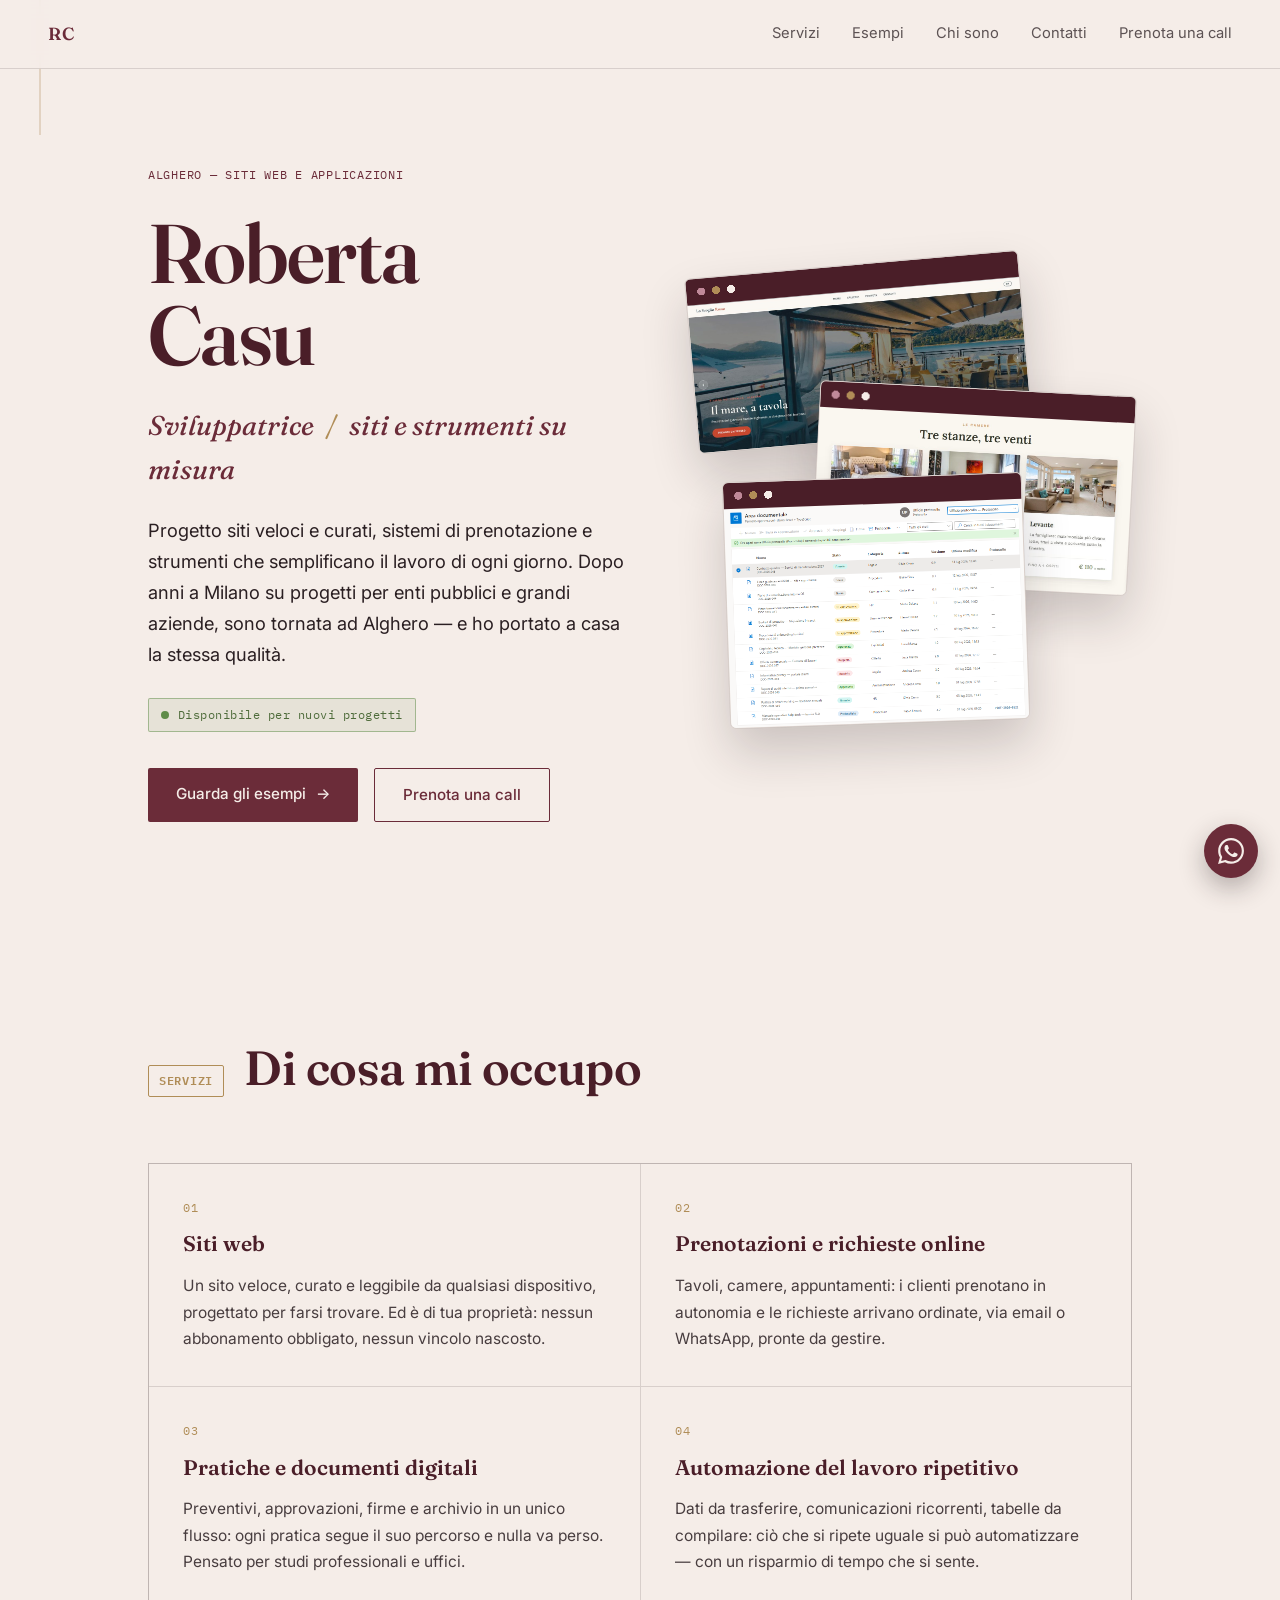
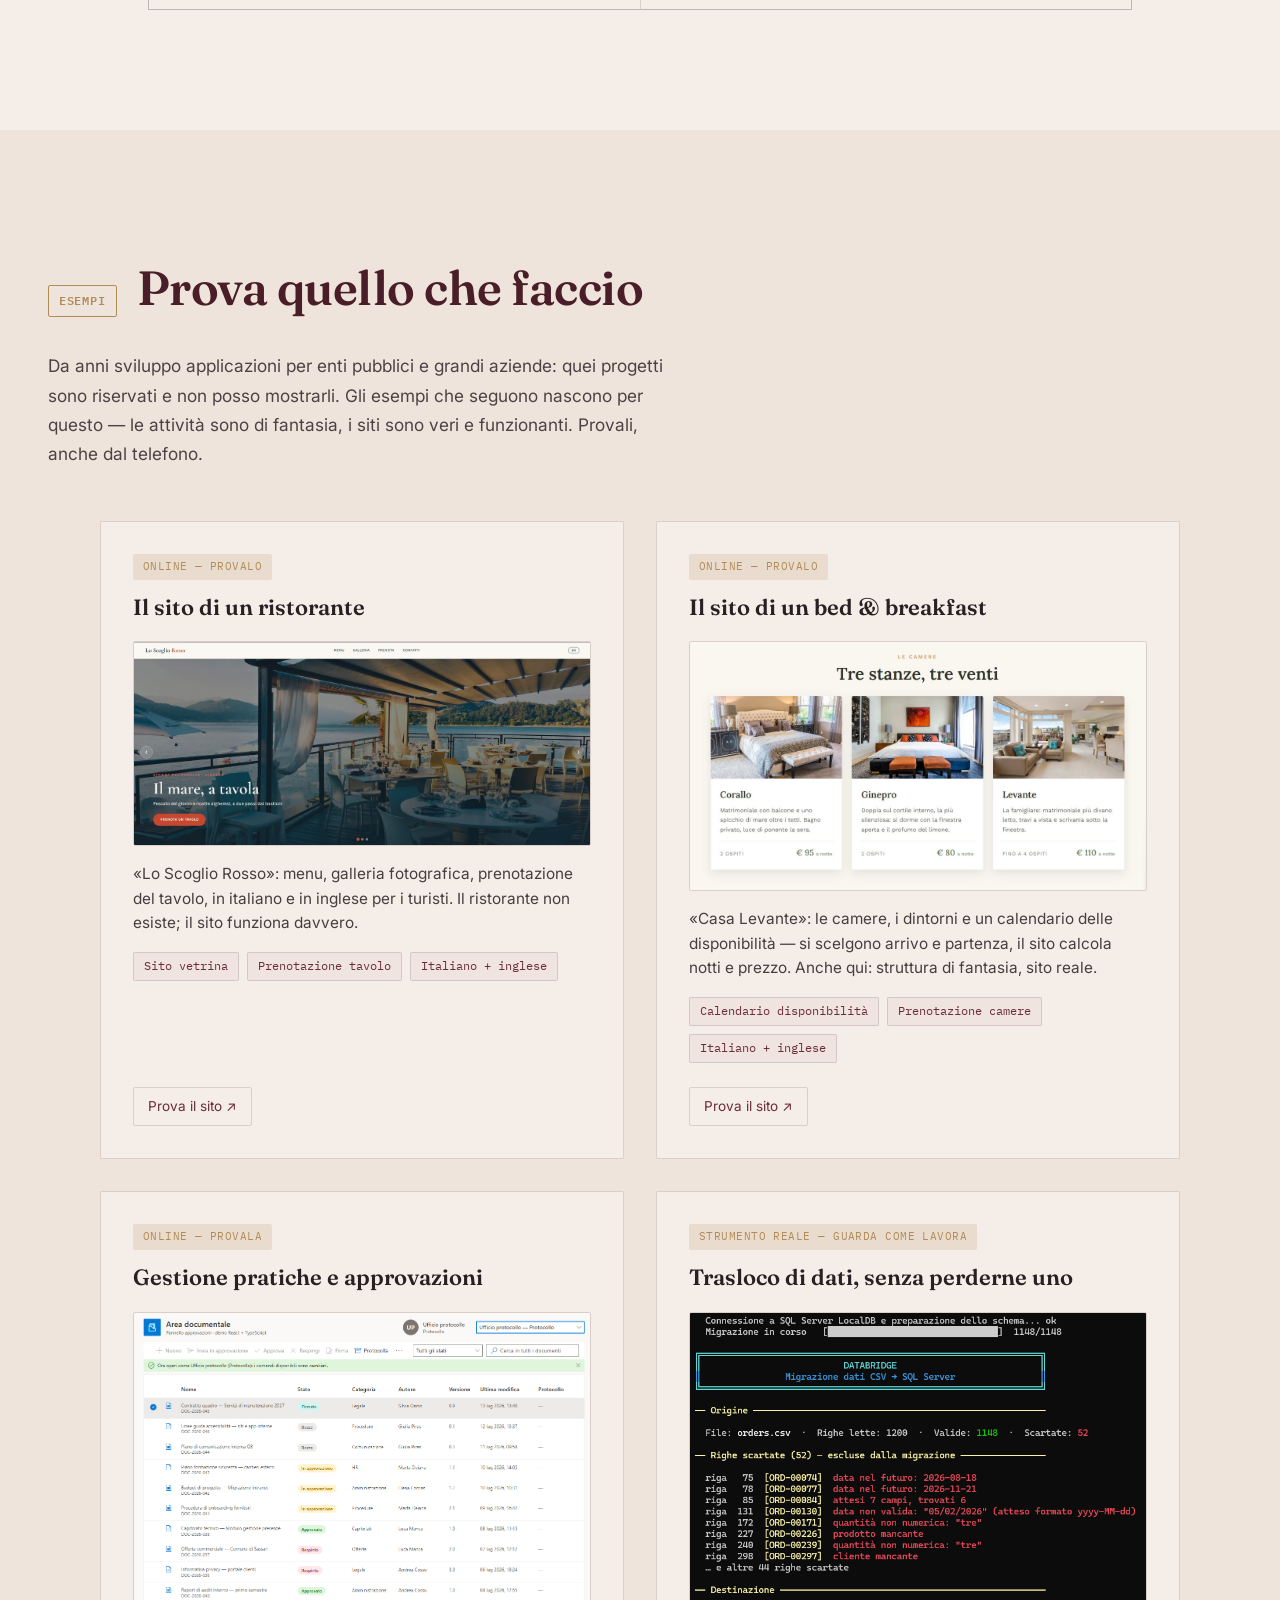
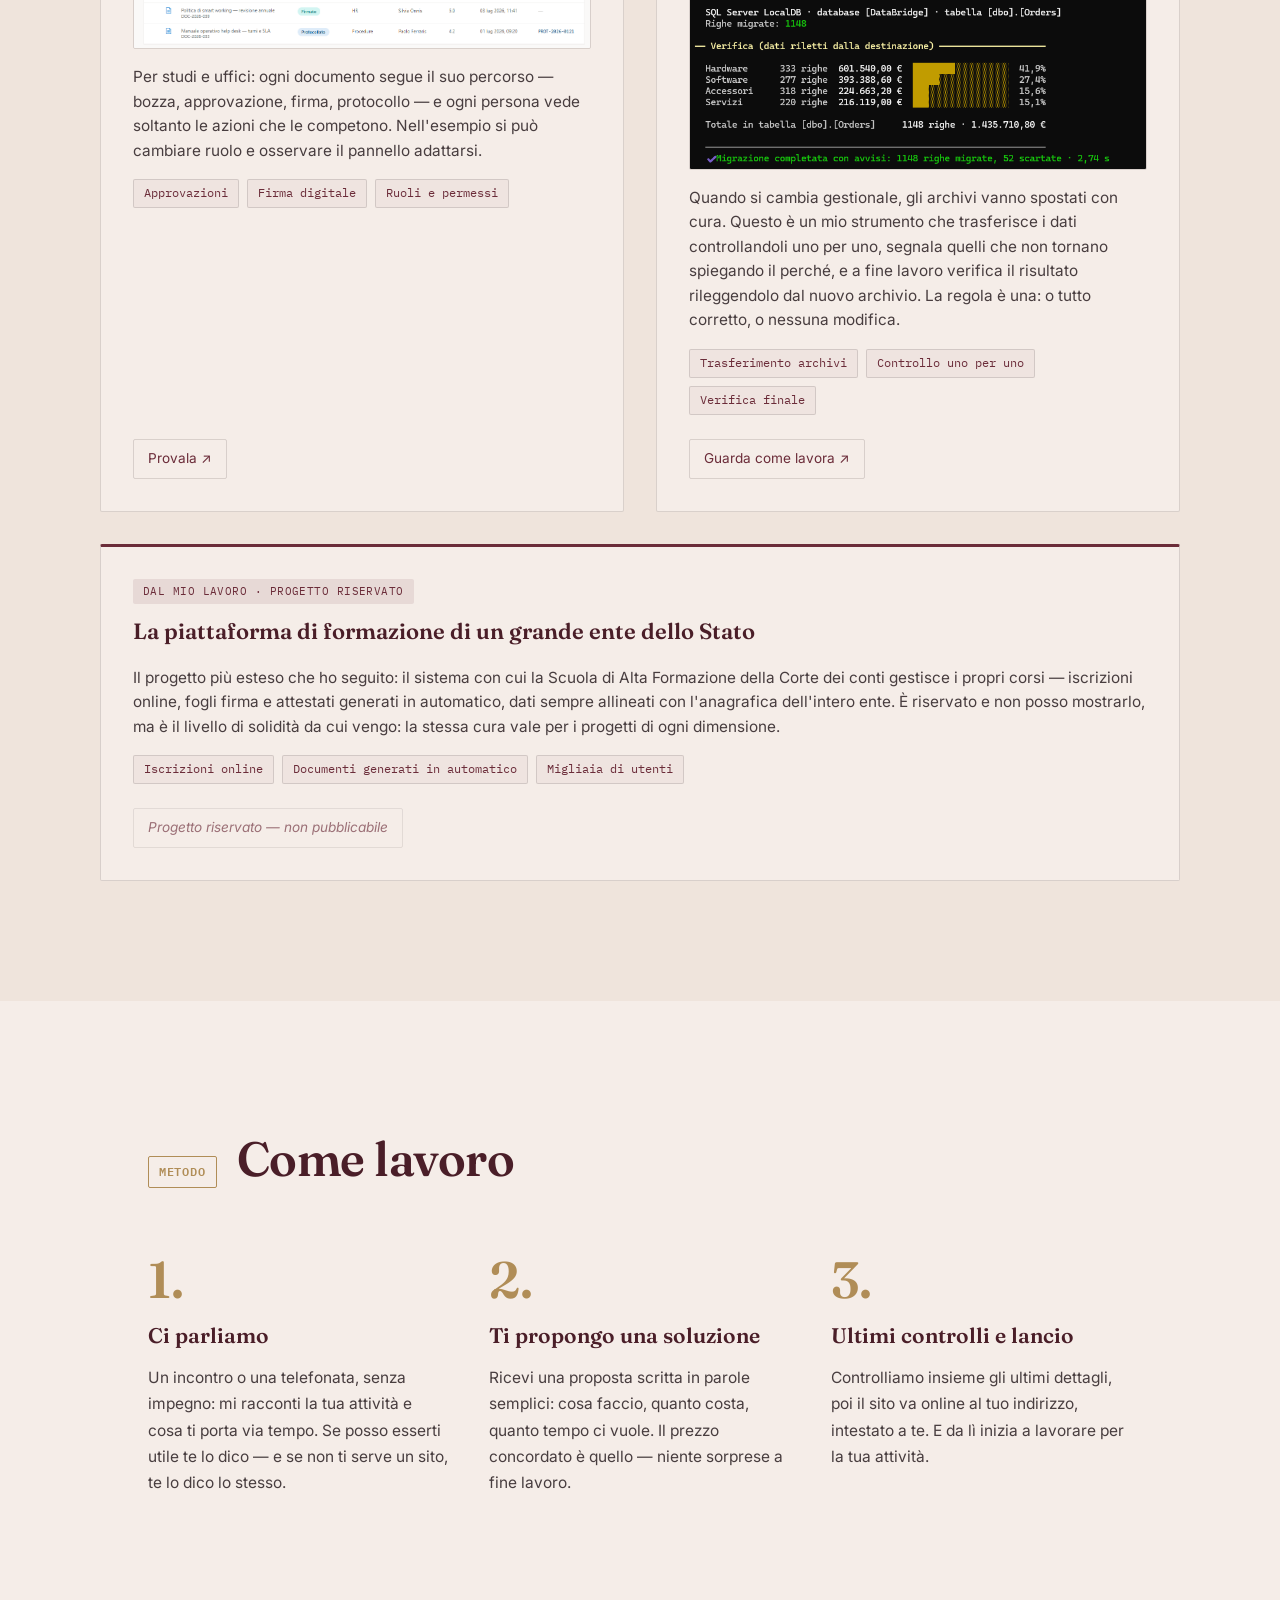
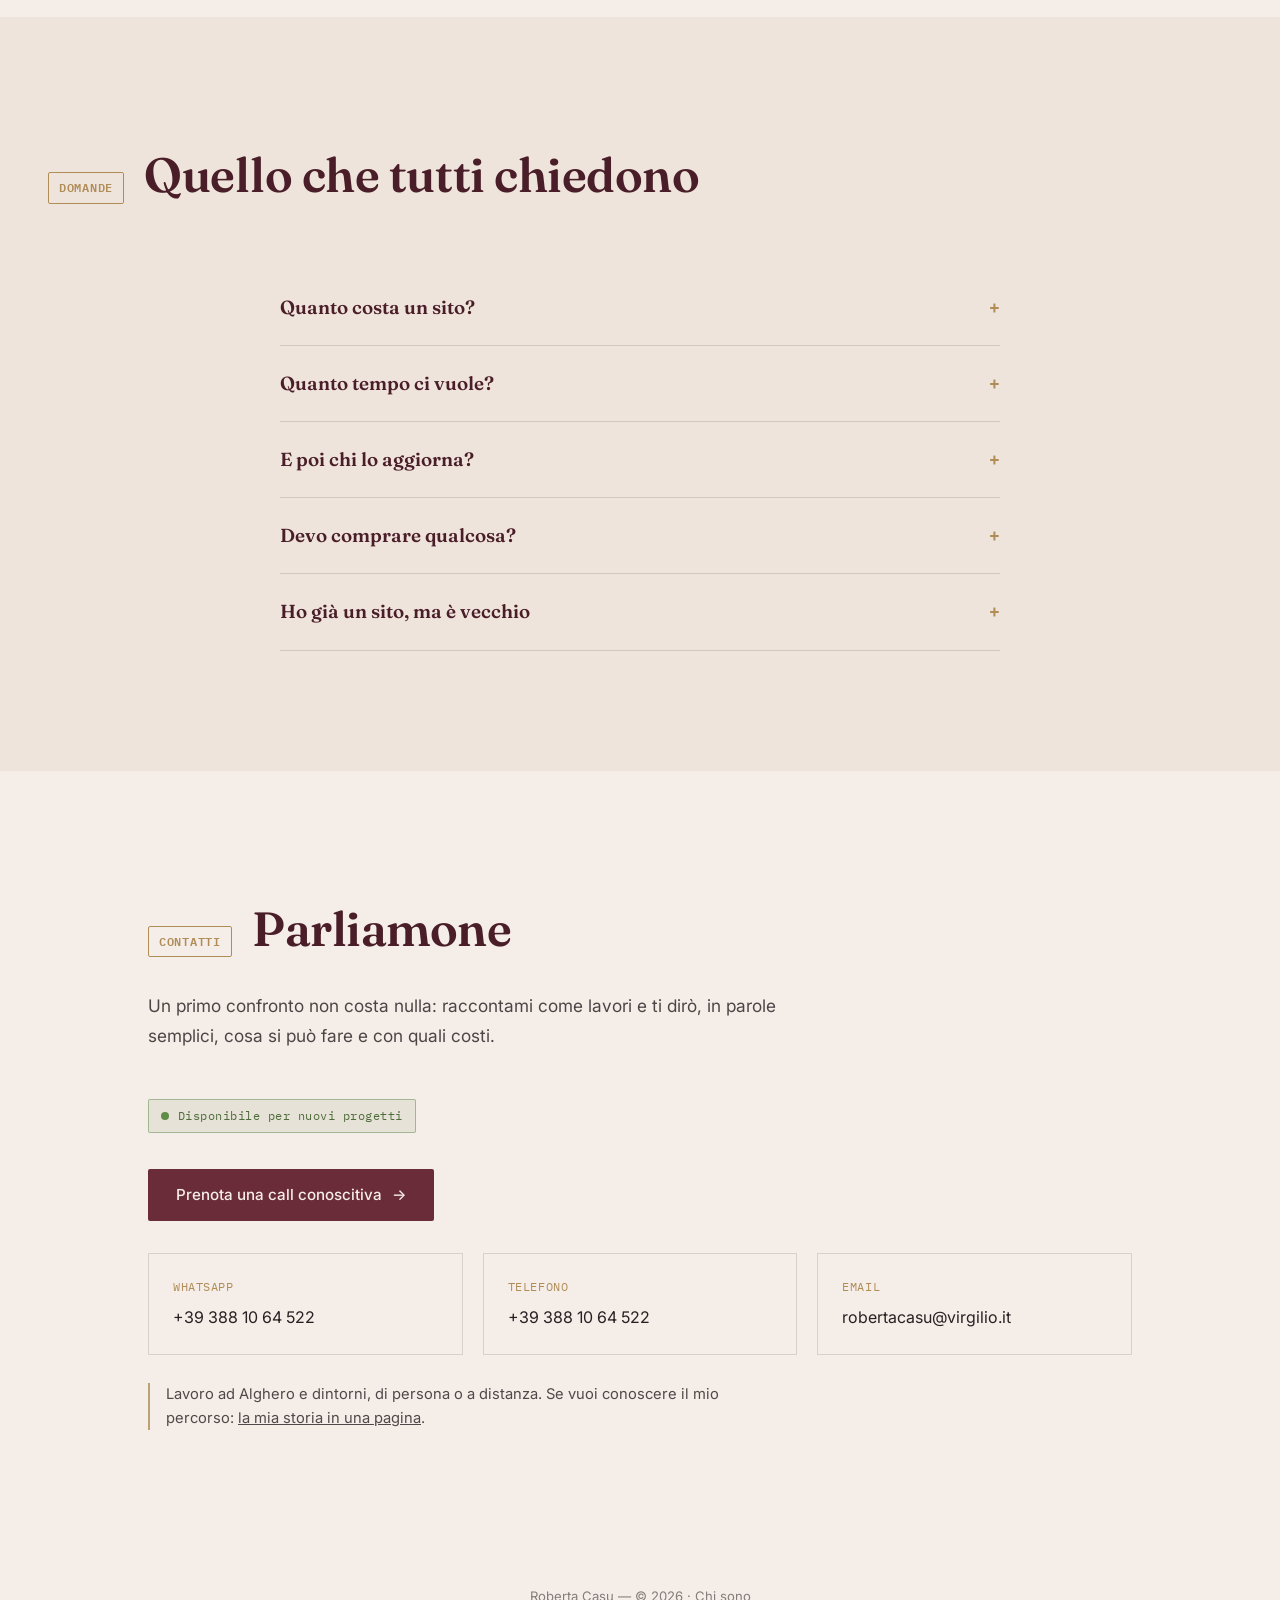
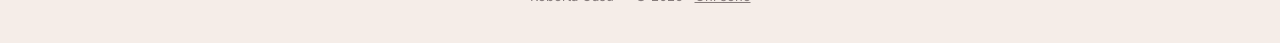
<file: index.html>
<!DOCTYPE html>
<html lang="it">
<head>
<meta charset="UTF-8">
<meta name="viewport" content="width=device-width, initial-scale=1.0">
<title>Roberta Casu — Siti web e applicazioni · Alghero</title>
<meta name="description" content="Siti web, prenotazioni online e strumenti digitali per attività e studi professionali di Alghero e dintorni. Roberta Casu, sviluppatrice.">
<meta name="theme-color" content="#6B2C39">
<meta property="og:title" content="Roberta Casu — Siti web e applicazioni · Alghero">
<meta property="og:description" content="Siti veloci e curati, prenotazioni online e automazioni per attività e studi professionali. Guarda gli esempi direttamente sul sito.">
<meta property="og:type" content="website">
<meta property="og:locale" content="it_IT">
<meta property="og:url" content="https://robertacasu90.github.io/">
<meta property="og:image" content="https://robertacasu90.github.io/assets/scoglio-rosso.jpg">
<meta name="twitter:card" content="summary_large_image">
<link rel="canonical" href="https://robertacasu90.github.io/">
<link rel="icon" type="image/svg+xml" href="favicon.svg">
<link rel="preconnect" href="https://fonts.googleapis.com">
<link rel="preconnect" href="https://fonts.gstatic.com" crossorigin>
<link href="https://fonts.googleapis.com/css2?family=Fraunces:ital,opsz,wght@0,9..144,300;0,9..144,450;0,9..144,600;1,9..144,450&family=Inter:wght@400;500;600;700&family=IBM+Plex+Mono:wght@400;500&display=swap" rel="stylesheet">
<link rel="stylesheet" href="styles.css">
</head>
<body>

<div class="thread" aria-hidden="true"><svg width="100%" height="100%" preserveAspectRatio="none"><line id="thread-line" x1="0" y1="0" x2="0" y2="0" /></svg></div>

<header class="topbar">
  <span class="topbar-mark">RC</span>
  <nav class="topbar-nav">
    <a href="#servizi">Servizi</a>
    <a href="#progetti">Esempi</a>
    <a href="chi-sono.html">Chi sono</a>
    <a href="#contatti">Contatti</a>
    <a href="prenota-call.html">Prenota una call</a>
  </nav>
</header>

<main>

  <section class="hero hero--split" id="top">
    <div class="hero-text">
      <div class="hero-eyebrow">Alghero — siti web e applicazioni</div>
      <h1 class="hero-name">Roberta<br>Casu</h1>
      <p class="hero-role">Sviluppatrice <span class="hero-role-sep">/</span> siti e strumenti su misura</p>
      <p class="hero-lede">Progetto siti veloci e curati, sistemi di prenotazione e strumenti che semplificano il lavoro di ogni giorno. Dopo anni a Milano su progetti per enti pubblici e grandi aziende, sono tornata ad Alghero — e ho portato a casa la stessa qualità.</p>
      <p class="hero-badge hero-badge--avail"><span class="avail-dot"></span>Disponibile per nuovi progetti</p>
      <div class="hero-actions">
        <a href="#progetti" class="btn btn-primary btn-arrow">Guarda gli esempi</a>
        <a href="prenota-call.html" class="btn btn-ghost">Prenota una call</a>
      </div>
    </div>
    <div class="hero-visual">
      <div class="hv hv--1">
        <a class="hv-card" href="https://robertacasu90.github.io/scoglio-rosso/" target="_blank" rel="noopener" title="Esempio — Lo Scoglio Rosso">
          <img src="assets/scoglio-rosso.jpg" alt="Anteprima del sito di esempio di un ristorante">
        </a>
      </div>
      <div class="hv hv--2">
        <a class="hv-card" href="https://robertacasu90.github.io/casa-levante/" target="_blank" rel="noopener" title="Esempio — Casa Levante">
          <img src="assets/casa-levante.jpg" alt="Anteprima del sito di esempio di un bed and breakfast">
        </a>
      </div>
      <div class="hv hv--3">
        <a class="hv-card" href="https://robertacasu90.github.io/approval-dashboard/" target="_blank" rel="noopener" title="Esempio — gestione pratiche">
          <img src="assets/approval-dashboard.png" alt="Anteprima del pannello di gestione pratiche">
        </a>
      </div>
    </div>
  </section>

  <section class="section" id="servizi">
    <h2 class="section-title"><span class="section-num">Servizi</span>Di cosa mi occupo</h2>

    <div class="services-grid">
      <div class="service-group">
        <span class="service-num">01</span>
        <h3>Siti web</h3>
        <p>Un sito veloce, curato e leggibile da qualsiasi dispositivo, progettato per farsi trovare. Ed è di tua proprietà: nessun abbonamento obbligato, nessun vincolo nascosto.</p>
      </div>
      <div class="service-group">
        <span class="service-num">02</span>
        <h3>Prenotazioni e richieste online</h3>
        <p>Tavoli, camere, appuntamenti: i clienti prenotano in autonomia e le richieste arrivano ordinate, via email o WhatsApp, pronte da gestire.</p>
      </div>
      <div class="service-group">
        <span class="service-num">03</span>
        <h3>Pratiche e documenti digitali</h3>
        <p>Preventivi, approvazioni, firme e archivio in un unico flusso: ogni pratica segue il suo percorso e nulla va perso. Pensato per studi professionali e uffici.</p>
      </div>
      <div class="service-group">
        <span class="service-num">04</span>
        <h3>Automazione del lavoro ripetitivo</h3>
        <p>Dati da trasferire, comunicazioni ricorrenti, tabelle da compilare: ciò che si ripete uguale si può automatizzare — con un risparmio di tempo che si sente.</p>
      </div>
    </div>
  </section>

  <section class="section section-alt" id="progetti">
    <h2 class="section-title"><span class="section-num">Esempi</span>Prova quello che faccio</h2>
    <p class="section-intro">Da anni sviluppo applicazioni per enti pubblici e grandi aziende: quei progetti sono riservati e non posso mostrarli. Gli esempi che seguono nascono per questo — le attività sono di fantasia, i siti sono veri e funzionanti. Provali, anche dal telefono.</p>

    <div class="project-grid">

      <article class="project-card">
        <div class="project-card-head">
          <span class="project-status project-status--live">Online — provalo</span>
          <h3>Il sito di un ristorante</h3>
        </div>
        <a class="project-media" href="https://robertacasu90.github.io/scoglio-rosso/" target="_blank" rel="noopener" title="Prova il sito di esempio">
          <img src="assets/scoglio-rosso.jpg" alt="Sito di esempio Lo Scoglio Rosso: pagina iniziale con foto a tutto schermo e menu del ristorante" loading="lazy">
        </a>
        <p class="project-desc">«Lo Scoglio Rosso»: menu, galleria fotografica, prenotazione del tavolo, in italiano e in inglese per i turisti. Il ristorante non esiste; il sito funziona davvero.</p>
        <ul class="tag-list">
          <li>Sito vetrina</li><li>Prenotazione tavolo</li><li>Italiano + inglese</li>
        </ul>
        <div class="project-links">
          <a href="https://robertacasu90.github.io/scoglio-rosso/" class="project-link" target="_blank" rel="noopener">Prova il sito ↗</a>
        </div>
      </article>

      <article class="project-card">
        <div class="project-card-head">
          <span class="project-status project-status--live">Online — provalo</span>
          <h3>Il sito di un bed &amp; breakfast</h3>
        </div>
        <a class="project-media" href="https://robertacasu90.github.io/casa-levante/" target="_blank" rel="noopener" title="Prova il sito di esempio">
          <img src="assets/casa-levante.jpg" alt="Sito di esempio Casa Levante: camere del B&B e calendario delle disponibilità" loading="lazy">
        </a>
        <p class="project-desc">«Casa Levante»: le camere, i dintorni e un calendario delle disponibilità — si scelgono arrivo e partenza, il sito calcola notti e prezzo. Anche qui: struttura di fantasia, sito reale.</p>
        <ul class="tag-list">
          <li>Calendario disponibilità</li><li>Prenotazione camere</li><li>Italiano + inglese</li>
        </ul>
        <div class="project-links">
          <a href="https://robertacasu90.github.io/casa-levante/" class="project-link" target="_blank" rel="noopener">Prova il sito ↗</a>
        </div>
      </article>

      <article class="project-card">
        <div class="project-card-head">
          <span class="project-status project-status--live">Online — provala</span>
          <h3>Gestione pratiche e approvazioni</h3>
        </div>
        <a class="project-media" href="https://robertacasu90.github.io/approval-dashboard/" target="_blank" rel="noopener" title="Prova l'esempio">
          <img src="assets/approval-dashboard.png" alt="Pannello di gestione documenti: elenco pratiche con stati colorati e pulsanti che cambiano in base al ruolo" loading="lazy">
        </a>
        <p class="project-desc">Per studi e uffici: ogni documento segue il suo percorso — bozza, approvazione, firma, protocollo — e ogni persona vede soltanto le azioni che le competono. Nell'esempio si può cambiare ruolo e osservare il pannello adattarsi.</p>
        <ul class="tag-list">
          <li>Approvazioni</li><li>Firma digitale</li><li>Ruoli e permessi</li>
        </ul>
        <div class="project-links">
          <a href="https://robertacasu90.github.io/approval-dashboard/" class="project-link" target="_blank" rel="noopener">Provala ↗</a>
        </div>
      </article>

      <article class="project-card">
        <div class="project-card-head">
          <span class="project-status project-status--live">Strumento reale — guarda come lavora</span>
          <h3>Trasloco di dati, senza perderne uno</h3>
        </div>
        <a class="project-media" href="assets/databridge.gif" title="Guarda l'esecuzione completa (10 secondi)">
          <img src="assets/databridge.png" alt="Report del tool DataBridge nel terminale: righe migrate, scarti motivati e verifica finale riletta dal database" loading="lazy">
        </a>
        <p class="project-desc">Quando si cambia gestionale, gli archivi vanno spostati con cura. Questo è un mio strumento che trasferisce i dati controllandoli uno per uno, segnala quelli che non tornano spiegando il perché, e a fine lavoro verifica il risultato rileggendolo dal nuovo archivio. La regola è una: o tutto corretto, o nessuna modifica.</p>
        <ul class="tag-list">
          <li>Trasferimento archivi</li><li>Controllo uno per uno</li><li>Verifica finale</li>
        </ul>
        <div class="project-links">
          <a href="assets/databridge.gif" class="project-link">Guarda come lavora ↗</a>
        </div>
      </article>

      <article class="project-card project-card--featured">
        <div class="project-card-head">
          <span class="project-status project-status--enterprise">Dal mio lavoro · progetto riservato</span>
          <h3>La piattaforma di formazione di un grande ente dello Stato</h3>
        </div>
        <p class="project-desc">Il progetto più esteso che ho seguito: il sistema con cui la Scuola di Alta Formazione della Corte dei conti gestisce i propri corsi — iscrizioni online, fogli firma e attestati generati in automatico, dati sempre allineati con l'anagrafica dell'intero ente. È riservato e non posso mostrarlo, ma è il livello di solidità da cui vengo: la stessa cura vale per i progetti di ogni dimensione.</p>
        <ul class="tag-list">
          <li>Iscrizioni online</li><li>Documenti generati in automatico</li><li>Migliaia di utenti</li>
        </ul>
        <div class="project-links">
          <span class="project-link project-link--soon">Progetto riservato — non pubblicabile</span>
        </div>
      </article>

    </div>
  </section>

  <section class="section" id="metodo">
    <h2 class="section-title"><span class="section-num">Metodo</span>Come lavoro</h2>

    <div class="steps">
      <div class="step">
        <span class="step-num">1.</span>
        <h3>Ci parliamo</h3>
        <p>Un incontro o una telefonata, senza impegno: mi racconti la tua attività e cosa ti porta via tempo. Se posso esserti utile te lo dico — e se non ti serve un sito, te lo dico lo stesso.</p>
      </div>
      <div class="step">
        <span class="step-num">2.</span>
        <h3>Ti propongo una soluzione</h3>
        <p>Ricevi una proposta scritta in parole semplici: cosa faccio, quanto costa, quanto tempo ci vuole. Il prezzo concordato è quello — niente sorprese a fine lavoro.</p>
      </div>
      <div class="step">
        <span class="step-num">3.</span>
        <h3>Ultimi controlli e lancio</h3>
        <p>Controlliamo insieme gli ultimi dettagli, poi il sito va online al tuo indirizzo, intestato a te. E da lì inizia a lavorare per la tua attività.</p>
      </div>
    </div>
  </section>

  <section class="section section-alt" id="domande">
    <h2 class="section-title"><span class="section-num">Domande</span>Quello che tutti chiedono</h2>

    <div class="faq">
      <details>
        <summary>Quanto costa un sito?</summary>
        <p>Dipende da cosa ti serve: una vetrina semplice e un sistema di prenotazioni sono lavori diversi. Per questo la proposta è sempre scritta e il prezzo si concorda prima di iniziare. Il primo confronto, in ogni caso, non costa nulla.</p>
      </details>
      <details>
        <summary>Quanto tempo ci vuole?</summary>
        <p>Per un sito vetrina, di solito qualche settimana da quando abbiamo testi e foto. I tempi li fissiamo insieme nella proposta, e valgono.</p>
      </details>
      <details>
        <summary>E poi chi lo aggiorna?</summary>
        <p>Decidi tu: posso occuparmene io, oppure ti preparo il sito in modo che le cose di ogni giorno — menu, prezzi, foto — le cambi in autonomia, e ti insegno come fare.</p>
      </details>
      <details>
        <summary>Devo comprare qualcosa?</summary>
        <p>Serve un dominio, cioè l'indirizzo del sito (10-20 € l'anno), e a seconda del progetto uno spazio dove il sito abita. Tutto intestato a te, non a me: il sito resta tuo anche se un giorno cambi sviluppatore.</p>
      </details>
      <details>
        <summary>Ho già un sito, ma è vecchio</summary>
        <p>Capita spesso. Si può rifare mantenendo l'indirizzo e ciò che funziona già: partire da zero non è obbligatorio.</p>
      </details>
    </div>
  </section>

  <section class="section" id="contatti">
    <h2 class="section-title"><span class="section-num">Contatti</span>Parliamone</h2>
    <p class="section-intro">Un primo confronto non costa nulla: raccontami come lavori e ti dirò, in parole semplici, cosa si può fare e con quali costi.</p>
    <p class="hero-badge hero-badge--avail"><span class="avail-dot"></span>Disponibile per nuovi progetti</p>
    <p style="margin:0 0 32px"><a href="prenota-call.html" class="btn btn-primary btn-arrow">Prenota una call conoscitiva</a></p>
    <div class="contact-grid">
      <a href="https://wa.me/393881064522" class="contact-item" target="_blank" rel="noopener">
        <span class="contact-label">WhatsApp</span>
        <span class="contact-value">+39 388 10 64 522</span>
      </a>
      <a href="tel:+393881064522" class="contact-item">
        <span class="contact-label">Telefono</span>
        <span class="contact-value">+39 388 10 64 522</span>
      </a>
      <a href="mailto:robertacasu@virgilio.it" class="contact-item">
        <span class="contact-label">Email</span>
        <span class="contact-value">robertacasu@virgilio.it</span>
      </a>
    </div>
    <p class="contact-note">Lavoro ad Alghero e dintorni, di persona o a distanza. Se vuoi conoscere il mio percorso: <a href="chi-sono.html">la mia storia in una pagina</a>.</p>
  </section>

</main>

<a class="wa-float" href="https://wa.me/393881064522" target="_blank" rel="noopener" aria-label="Scrivimi su WhatsApp">
  <svg viewBox="0 0 24 24" xmlns="http://www.w3.org/2000/svg" aria-hidden="true"><path d="M17.472 14.382c-.297-.149-1.758-.867-2.03-.967-.273-.099-.471-.148-.67.15-.197.297-.767.966-.94 1.164-.173.199-.347.223-.644.075-.297-.15-1.255-.463-2.39-1.475-.883-.788-1.48-1.761-1.653-2.059-.173-.297-.018-.458.13-.606.134-.133.298-.347.446-.52.149-.174.198-.298.298-.497.099-.198.05-.371-.025-.52-.075-.149-.669-1.612-.916-2.207-.242-.579-.487-.5-.669-.51-.173-.008-.371-.01-.57-.01-.198 0-.52.074-.792.372-.272.297-1.04 1.016-1.04 2.479 0 1.462 1.065 2.875 1.213 3.074.149.198 2.096 3.2 5.077 4.487.709.306 1.262.489 1.694.625.712.227 1.36.195 1.871.118.571-.085 1.758-.719 2.006-1.413.248-.694.248-1.289.173-1.413-.074-.124-.272-.198-.57-.347m-5.421 7.403h-.004a9.87 9.87 0 01-5.031-1.378l-.361-.214-3.741.982.998-3.648-.235-.374a9.86 9.86 0 01-1.51-5.26c.001-5.45 4.436-9.884 9.888-9.884 2.64 0 5.122 1.03 6.988 2.898a9.825 9.825 0 012.893 6.994c-.003 5.45-4.437 9.884-9.885 9.884m8.413-18.297A11.815 11.815 0 0012.05 0C5.495 0 .16 5.335.157 11.892c0 2.096.547 4.142 1.588 5.945L.057 24l6.305-1.654a11.882 11.882 0 005.683 1.448h.005c6.554 0 11.89-5.335 11.893-11.893a11.821 11.821 0 00-3.48-8.413z"/></svg>
</a>

<footer class="footer">
  <span>Roberta Casu — © 2026 · <a href="chi-sono.html">Chi sono</a></span>
</footer>

<script src="script.js"></script>
</body>
</html>
</file>
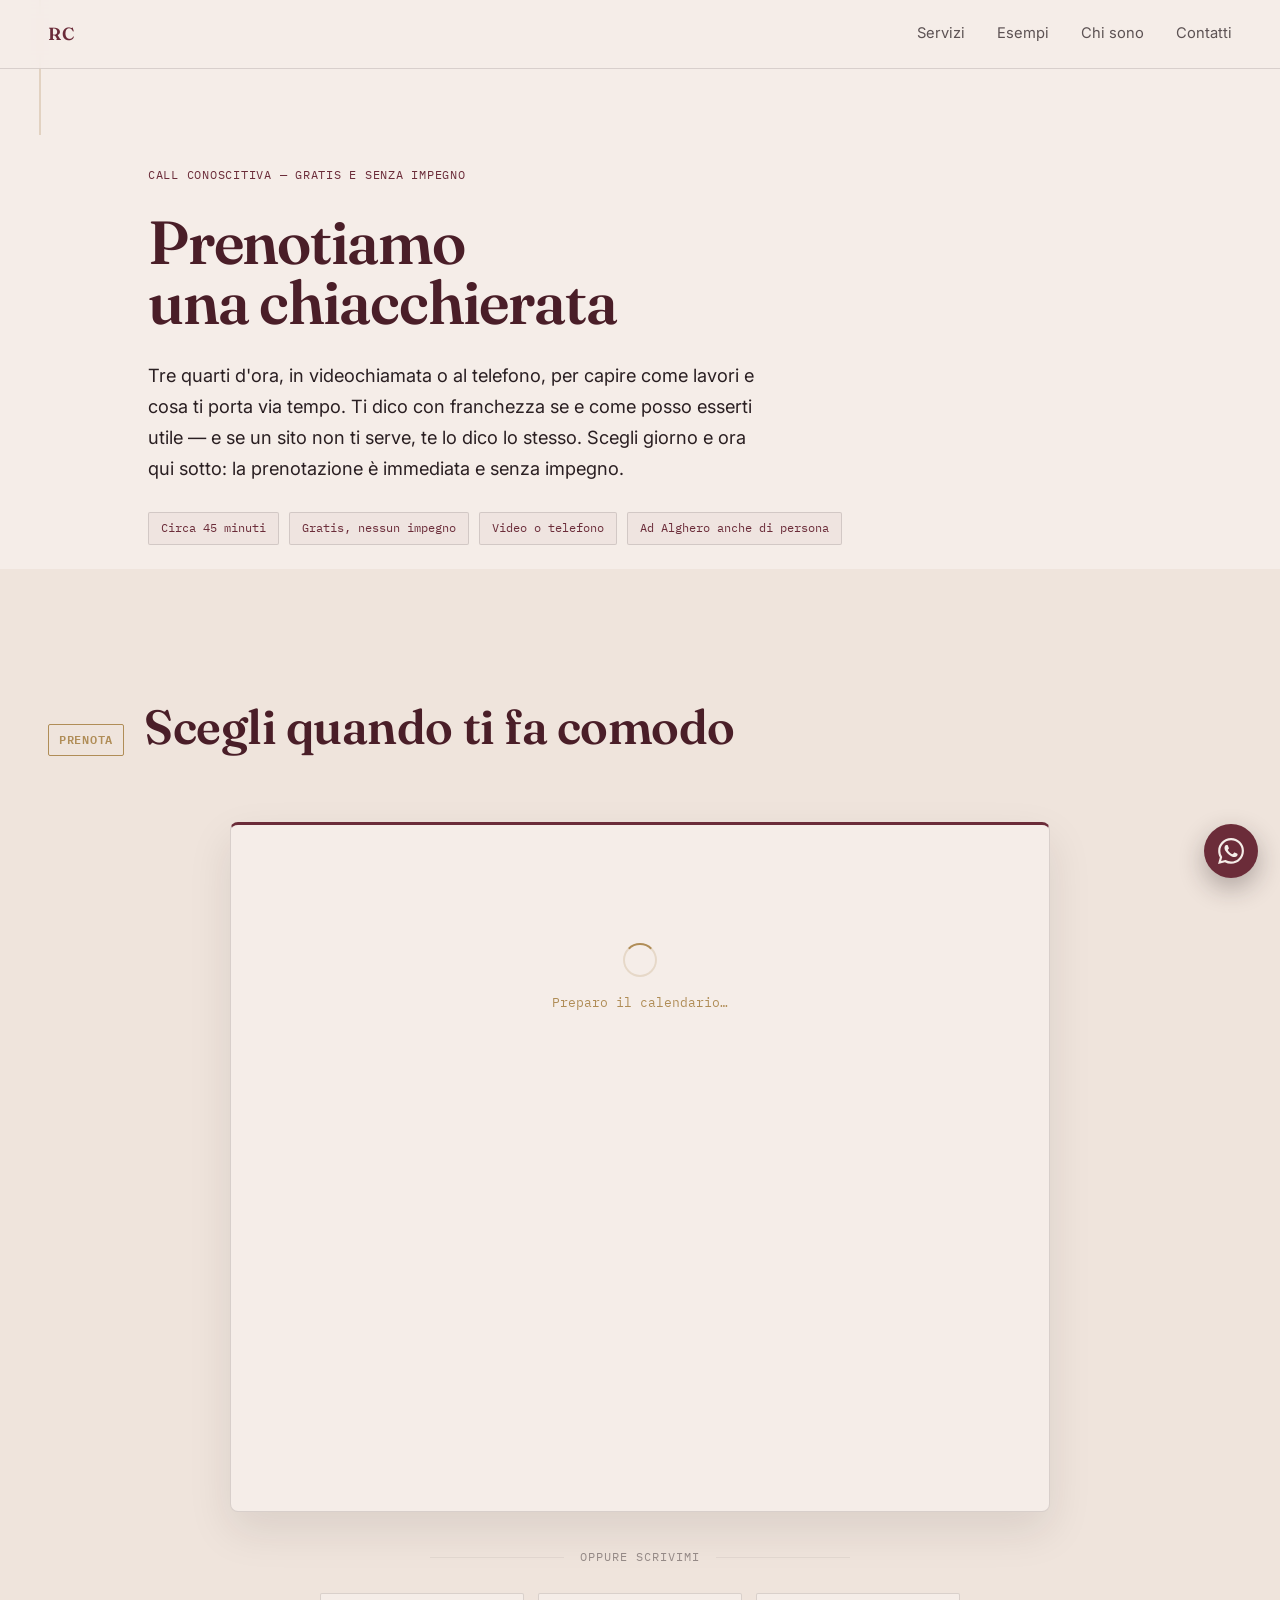
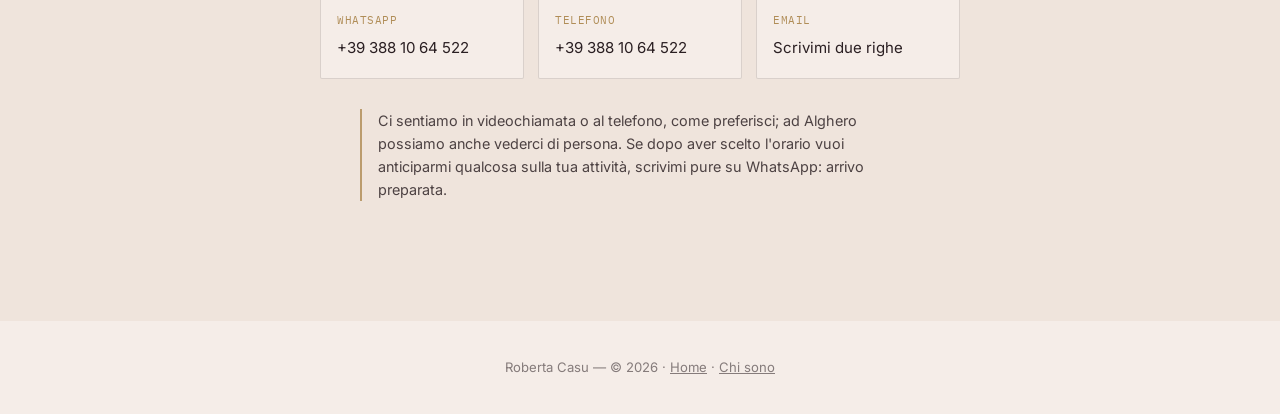
<file: prenota-call.html>
<!DOCTYPE html>
<html lang="it">
<head>
<meta charset="UTF-8">
<meta name="viewport" content="width=device-width, initial-scale=1.0">
<title>Prenota una call conoscitiva — Roberta Casu · Alghero</title>
<meta name="description" content="Prenota una call conoscitiva gratuita e senza impegno con Roberta Casu: tre quarti d'ora per capire se e come posso esserti utile. Scegli giorno e orario dal calendario.">
<meta name="theme-color" content="#6B2C39">
<meta property="og:title" content="Prenota una call conoscitiva — Roberta Casu">
<meta property="og:description" content="Tre quarti d'ora, gratis e senza impegno: scegli giorno e ora dalla mia disponibilità reale.">
<meta property="og:type" content="website">
<meta property="og:locale" content="it_IT">
<meta property="og:url" content="https://robertacasu90.github.io/prenota-call.html">
<meta property="og:image" content="https://robertacasu90.github.io/assets/scoglio-rosso.jpg">
<meta name="twitter:card" content="summary_large_image">
<link rel="canonical" href="https://robertacasu90.github.io/prenota-call.html">
<link rel="icon" type="image/svg+xml" href="favicon.svg">
<link rel="preconnect" href="https://fonts.googleapis.com">
<link rel="preconnect" href="https://fonts.gstatic.com" crossorigin>
<link href="https://fonts.googleapis.com/css2?family=Fraunces:ital,opsz,wght@0,9..144,300;0,9..144,450;0,9..144,600;1,9..144,450&family=Inter:wght@400;500;600;700&family=IBM+Plex+Mono:wght@400;500&display=swap" rel="stylesheet">
<link rel="stylesheet" href="styles.css">
<style>
/* ---------- Prenotazione ---------- */
.book-hero{ padding-bottom:24px; }
.book-lede{ max-width:620px; }
.book-perks{
  list-style:none; margin:24px 0 0; padding:0;
  display:flex; flex-wrap:wrap; gap:10px;
}
.book-perks li{
  font-family:var(--font-mono);
  font-size:0.74rem;
  padding:6px 12px;
  border:1px solid var(--line);
  border-radius:2px;
  color:var(--bordeaux);
  background:rgba(107,44,57,0.04);
}

.book-wrap{ max-width:820px; margin:0 auto; }

/* Cornice del calendario incorporato */
.cal-frame{
  background:var(--crema);
  border:1px solid var(--line);
  border-top:3px solid var(--bordeaux);
  border-radius:8px;
  padding:22px 22px 24px;
  box-shadow:0 18px 44px rgba(42,31,34,0.10);
}
.section-alt .cal-frame{ background:var(--crema); }
.cal-frame-head{
  display:flex; align-items:baseline; justify-content:space-between;
  gap:14px; flex-wrap:wrap;
  padding:0 2px 18px;
  border-bottom:1px solid var(--line);
  margin-bottom:20px;
}
.cal-frame-head h3{
  font-family:var(--font-display);
  font-weight:600;
  font-size:1.28rem;
  color:var(--bordeaux-deep);
  margin:0;
}
.cal-frame-meta{
  font-family:var(--font-mono);
  font-size:0.74rem;
  letter-spacing:0.03em;
  color:var(--bordeaux);
}
.cal-frame-meta .dot{ color:var(--oro); margin:0 7px; }
#my-cal-inline{ width:100%; min-height:640px; }
.cal-loading{
  display:flex; flex-direction:column; align-items:center; gap:16px;
  font-family:var(--font-mono);
  font-size:0.8rem;
  color:var(--oro);
  padding:96px 0;
  margin:0;
}
.cal-spinner{
  width:34px; height:34px;
  border:2px solid rgba(176,141,87,0.22);
  border-top-color:var(--oro);
  border-radius:50%;
  animation:cal-spin 0.8s linear infinite;
}
@keyframes cal-spin{ to{ transform:rotate(360deg); } }

.book-or{
  display:flex; align-items:center; gap:16px;
  max-width:420px; margin:36px auto 26px;
  color:var(--ink); opacity:0.45;
  font-family:var(--font-mono); font-size:0.74rem;
  text-transform:uppercase; letter-spacing:0.08em;
}
.book-or::before, .book-or::after{
  content:''; flex:1; height:1px; background:var(--line);
}

.book-alts{
  display:grid;
  grid-template-columns:repeat(3,1fr);
  gap:14px;
  max-width:640px;
  margin:0 auto;
}
.book-alt-item{
  display:flex; flex-direction:column; gap:6px;
  padding:18px 16px;
  background:var(--crema);
  border:1px solid var(--line);
  border-radius:2px;
  text-decoration:none;
  transition:border-color 0.2s, transform 0.2s;
}
.book-alt-item:hover{ border-color:var(--bordeaux); transform:translateY(-2px); }
.book-alt-label{
  font-family:var(--font-mono);
  font-size:0.7rem; text-transform:uppercase; letter-spacing:0.05em;
  color:var(--oro);
}
.book-alt-value{ font-size:0.94rem; color:var(--ink); }

.book-reassure{
  max-width:560px;
  margin:30px auto 0;
  font-size:0.9rem;
  opacity:0.82;
  text-align:left;
  border-left:2px solid var(--oro);
  padding-left:16px;
}

@media (max-width: 640px){
  .book-alts{ grid-template-columns:1fr; }
  .cal-frame{ padding:12px; }
}
</style>
</head>
<body>

<div class="thread" aria-hidden="true"><svg width="100%" height="100%" preserveAspectRatio="none"><line id="thread-line" x1="0" y1="0" x2="0" y2="0" /></svg></div>

<header class="topbar">
  <a href="index.html" class="topbar-mark" style="text-decoration:none">RC</a>
  <nav class="topbar-nav">
    <a href="index.html#servizi">Servizi</a>
    <a href="index.html#progetti">Esempi</a>
    <a href="chi-sono.html">Chi sono</a>
    <a href="index.html#contatti">Contatti</a>
  </nav>
</header>

<main>

  <section class="hero book-hero" id="top">
    <div class="hero-eyebrow">Call conoscitiva — gratis e senza impegno</div>
    <h1 class="hero-name" style="font-size:clamp(2.4rem,5.5vw,3.8rem)">Prenotiamo<br>una chiacchierata</h1>
    <p class="hero-lede book-lede">Tre quarti d'ora, in videochiamata o al telefono, per capire come lavori e cosa ti porta via tempo. Ti dico con franchezza se e come posso esserti utile — e se un sito non ti serve, te lo dico lo stesso. Scegli giorno e ora qui sotto: la prenotazione è immediata e senza impegno.</p>
    <ul class="book-perks">
      <li>Circa 45 minuti</li>
      <li>Gratis, nessun impegno</li>
      <li>Video o telefono</li>
      <li>Ad Alghero anche di persona</li>
    </ul>
  </section>

  <section class="section section-alt" id="prenota">
    <h2 class="section-title"><span class="section-num">Prenota</span>Scegli quando ti fa comodo</h2>

    <div class="book-wrap">
      <div class="cal-frame">
        <div id="my-cal-inline">
          <div class="cal-loading" id="cal-loading"><span class="cal-spinner" aria-hidden="true"></span>Preparo il calendario…</div>
        </div>
      </div>

      <div class="book-or">oppure scrivimi</div>

      <div class="book-alts">
        <a href="https://wa.me/393881064522" class="book-alt-item" target="_blank" rel="noopener">
          <span class="book-alt-label">WhatsApp</span>
          <span class="book-alt-value">+39 388 10 64 522</span>
        </a>
        <a href="tel:+393881064522" class="book-alt-item">
          <span class="book-alt-label">Telefono</span>
          <span class="book-alt-value">+39 388 10 64 522</span>
        </a>
        <a href="mailto:robertacasu@virgilio.it" class="book-alt-item">
          <span class="book-alt-label">Email</span>
          <span class="book-alt-value">Scrivimi due righe</span>
        </a>
      </div>

      <p class="book-reassure">Ci sentiamo in videochiamata o al telefono, come preferisci; ad Alghero possiamo anche vederci di persona. Se dopo aver scelto l'orario vuoi anticiparmi qualcosa sulla tua attività, scrivimi pure su WhatsApp: arrivo preparata.</p>
    </div>
  </section>

</main>

<a class="wa-float" href="https://wa.me/393881064522" target="_blank" rel="noopener" aria-label="Scrivimi su WhatsApp">
  <svg viewBox="0 0 24 24" xmlns="http://www.w3.org/2000/svg" aria-hidden="true"><path d="M17.472 14.382c-.297-.149-1.758-.867-2.03-.967-.273-.099-.471-.148-.67.15-.197.297-.767.966-.94 1.164-.173.199-.347.223-.644.075-.297-.15-1.255-.463-2.39-1.475-.883-.788-1.48-1.761-1.653-2.059-.173-.297-.018-.458.13-.606.134-.133.298-.347.446-.52.149-.174.198-.298.298-.497.099-.198.05-.371-.025-.52-.075-.149-.669-1.612-.916-2.207-.242-.579-.487-.5-.669-.51-.173-.008-.371-.01-.57-.01-.198 0-.52.074-.792.372-.272.297-1.04 1.016-1.04 2.479 0 1.462 1.065 2.875 1.213 3.074.149.198 2.096 3.2 5.077 4.487.709.306 1.262.489 1.694.625.712.227 1.36.195 1.871.118.571-.085 1.758-.719 2.006-1.413.248-.694.248-1.289.173-1.413-.074-.124-.272-.198-.57-.347m-5.421 7.403h-.004a9.87 9.87 0 01-5.031-1.378l-.361-.214-3.741.982.998-3.648-.235-.374a9.86 9.86 0 01-1.51-5.26c.001-5.45 4.436-9.884 9.888-9.884 2.64 0 5.122 1.03 6.988 2.898a9.825 9.825 0 012.893 6.994c-.003 5.45-4.437 9.884-9.885 9.884m8.413-18.297A11.815 11.815 0 0012.05 0C5.495 0 .16 5.335.157 11.892c0 2.096.547 4.142 1.588 5.945L.057 24l6.305-1.654a11.882 11.882 0 005.683 1.448h.005c6.554 0 11.89-5.335 11.893-11.893a11.821 11.821 0 00-3.48-8.413z"/></svg>
</a>

<footer class="footer">
  <span>Roberta Casu — © 2026 · <a href="index.html">Home</a> · <a href="chi-sono.html">Chi sono</a></span>
</footer>

<script src="script.js"></script>

<!-- Cal.com (istanza europea cal.eu) — embed inline della call conoscitiva -->
<script type="text/javascript">
(function (C, A, L) { let p = function (a, ar) { a.q.push(ar); }; let d = C.document; C.Cal = C.Cal || function () { let cal = C.Cal; let ar = arguments; if (!cal.loaded) { cal.ns = {}; cal.q = cal.q || []; d.head.appendChild(d.createElement("script")).src = A; cal.loaded = true; } if (ar[0] === L) { const api = function () { p(api, arguments); }; const namespace = ar[1]; api.q = api.q || []; if (typeof namespace === "string") { cal.ns[namespace] = cal.ns[namespace] || api; p(cal.ns[namespace], ar); p(cal, ["initNamespace", namespace]); } else p(cal, ar); return; } p(cal, ar); }; })(window, "https://app.cal.eu/embed/embed.js", "init");
Cal("init", "call-conoscitiva", { origin: "https://cal.eu" });
Cal.ns["call-conoscitiva"]("inline", {
  elementOrSelector: "#my-cal-inline",
  config: { "layout": "month_view" },
  calLink: "casu-roberta/call-conoscitiva",
});
Cal.ns["call-conoscitiva"]("ui", {
  "cssVarsPerTheme": { "light": { "cal-brand": "#6B2C39" }, "dark": { "cal-brand": "#6B2C39" } },
  "hideEventTypeDetails": false,
  "layout": "month_view"
});
Cal.ns["call-conoscitiva"]("on", {
  action: "linkReady",
  callback: function () { var l = document.getElementById("cal-loading"); if (l) l.remove(); }
});
(function () {
  var box = document.getElementById("my-cal-inline");
  if (!box) return;
  function done() { var l = document.getElementById("cal-loading"); if (l) l.remove(); }
  if (box.querySelector("iframe")) { done(); return; }
  var obs = new MutationObserver(function () {
    if (box.querySelector("iframe")) { done(); obs.disconnect(); }
  });
  obs.observe(box, { childList: true, subtree: true });
})();
</script>
</body>
</html>
</file>
<file: styles.css>
/* ---------- Tokens ---------- */
:root{
  --bordeaux: #6B2C39;
  --bordeaux-deep: #4A1E28;
  --rosa: #C08999;
  --crema: #F5EDE8;
  --crema-2: #EFE4DC;
  --ink: #2A1F22;
  --oro: #B08D57;
  --line: rgba(42,31,34,0.14);

  --font-display: 'Fraunces', serif;
  --font-body: 'Inter', sans-serif;
  --font-mono: 'IBM Plex Mono', monospace;

  --maxw: 1080px;
}

*{box-sizing:border-box;}
html{scroll-behavior:smooth;}

/* Focus visibile e coerente: la cura dei dettagli si vede anche da tastiera */
a:focus-visible, button:focus-visible{
  outline:2px solid var(--oro);
  outline-offset:3px;
  border-radius:2px;
}

body{
  margin:0;
  background:var(--crema);
  color:var(--ink);
  font-family:var(--font-body);
  font-size:16px;
  line-height:1.6;
  -webkit-font-smoothing:antialiased;
}

a{color:inherit;}

@media (prefers-reduced-motion: reduce){
  html{scroll-behavior:auto;}
  *{animation-duration:0.01ms !important; transition-duration:0.01ms !important;}
}

/* ---------- Thread signature element ---------- */
.thread{
  position:fixed;
  top:0; left:0;
  width:2px;
  height:100vh;
  pointer-events:none;
  z-index:0;
}
.thread svg{ overflow:visible; }
#thread-line{
  stroke:var(--oro);
  stroke-width:1.5;
  opacity:0.35;
}

/* ---------- Topbar ---------- */
.topbar{
  position:sticky;
  top:0;
  z-index:20;
  display:flex;
  align-items:center;
  justify-content:space-between;
  padding:20px 48px;
  background:rgba(245,237,232,0.86);
  backdrop-filter:blur(8px);
  border-bottom:1px solid var(--line);
}
.topbar-mark{
  font-family:var(--font-display);
  font-weight:600;
  font-size:1.1rem;
  letter-spacing:0.04em;
  color:var(--bordeaux);
}
.topbar-nav{ display:flex; gap:32px; }
.topbar-nav a{
  text-decoration:none;
  font-size:0.92rem;
  color:var(--ink);
  opacity:0.75;
  transition:opacity 0.2s;
}
.topbar-nav a:hover{ opacity:1; color:var(--bordeaux); }

/* ---------- Hero ---------- */
.hero{
  max-width:var(--maxw);
  margin:0 auto;
  padding:96px 48px 88px;
  position:relative;
}
.hero-eyebrow{
  font-family:var(--font-mono);
  font-size:0.78rem;
  letter-spacing:0.06em;
  text-transform:uppercase;
  color:var(--bordeaux);
  margin-bottom:28px;
}
.hero-name{
  font-family:var(--font-display);
  font-weight:600;
  font-size:clamp(3rem, 7vw, 5.2rem);
  line-height:0.98;
  margin:0 0 28px;
  color:var(--bordeaux-deep);
  letter-spacing:-0.02em;
}
.hero-role{
  font-family:var(--font-display);
  font-style:italic;
  font-weight:450;
  font-size:clamp(1.3rem, 2.6vw, 1.7rem);
  color:var(--bordeaux);
  margin:0 0 24px;
}
.hero-role-sep{ color:var(--oro); font-style:normal; margin:0 6px; }
.hero-lede{
  max-width:560px;
  font-size:1.14rem;
  line-height:1.7;
  color:var(--ink);
  opacity:0.85;
  margin:0 0 28px;
}
.hero-badge{
  display:inline-block;
  font-family:var(--font-mono);
  font-size:0.78rem;
  letter-spacing:0.04em;
  color:var(--bordeaux);
  border:1px solid var(--rosa);
  background:rgba(192,137,153,0.12);
  padding:6px 12px;
  border-radius:2px;
  margin:0 0 36px;
}
.hero-actions{ display:flex; gap:16px; flex-wrap:wrap; }

.btn{
  display:inline-block;
  padding:14px 28px;
  border-radius:2px;
  text-decoration:none;
  font-size:0.95rem;
  font-weight:500;
  transition:transform 0.15s ease, background 0.2s ease;
}
.btn:hover{ transform:translateY(-1px); }
.btn-primary{ background:var(--bordeaux); color:var(--crema); }
.btn-primary:hover{ background:var(--bordeaux-deep); }
.btn-ghost{ border:1px solid var(--bordeaux); color:var(--bordeaux); }
.btn-ghost:hover{ background:rgba(107,44,57,0.06); }

/* ---------- Sections ---------- */
.section{
  max-width:var(--maxw);
  margin:0 auto;
  padding:clamp(88px, 11vw, 120px) 48px;
  position:relative;
}
.section-alt{
  max-width:none;
  background:var(--crema-2);
}
.section-alt > *{
  max-width:var(--maxw);
  margin-left:auto;
  margin-right:auto;
}

.section-title{
  display:flex;
  align-items:baseline;
  gap:20px;
  font-family:var(--font-display);
  font-weight:600;
  font-size:clamp(2rem, 4.2vw, 3rem);
  color:var(--bordeaux-deep);
  margin:0 0 56px;
  letter-spacing:-0.01em;
}
.section-num{
  font-family:var(--font-mono);
  font-size:0.78rem;
  letter-spacing:0.06em;
  text-transform:uppercase;
  color:var(--oro);
  border:1px solid var(--oro);
  padding:5px 10px;
  border-radius:2px;
  white-space:nowrap;
}
.section-intro{
  max-width:640px;
  font-size:1.08rem;
  line-height:1.7;
  opacity:0.82;
  margin:-32px 0 52px;
}

/* ---------- Timeline ---------- */
.timeline{
  list-style:none;
  margin:0; padding:0;
  border-left:1.5px solid var(--line);
}
.timeline-item{
  position:relative;
  padding:0 0 48px 40px;
}
.timeline-item::before{
  content:'';
  position:absolute;
  left:-5.5px; top:6px;
  width:9px; height:9px;
  border-radius:50%;
  background:var(--oro);
}
.timeline-item:last-child{ padding-bottom:0; }
.timeline-when{
  font-family:var(--font-mono);
  font-size:0.78rem;
  color:var(--bordeaux);
  letter-spacing:0.03em;
  margin-bottom:8px;
}
.timeline-body h3{
  font-family:var(--font-display);
  font-weight:600;
  font-size:1.3rem;
  margin:0 0 4px;
  color:var(--ink);
}
.timeline-org{
  margin:0 0 12px;
  font-size:0.92rem;
  opacity:0.65;
  font-style:italic;
}
.timeline-body p:not(.timeline-org){
  max-width:640px;
  margin:0 0 16px;
  opacity:0.88;
}

.tag-list{
  list-style:none;
  display:flex;
  flex-wrap:wrap;
  gap:8px;
  margin:0; padding:0;
}
.tag-list li{
  font-family:var(--font-mono);
  font-size:0.74rem;
  padding:4px 10px;
  border:1px solid var(--line);
  border-radius:2px;
  color:var(--bordeaux);
  background:rgba(107,44,57,0.04);
}

/* ---------- Projects ---------- */
.project-grid{
  display:grid;
  grid-template-columns:repeat(2, 1fr);
  gap:32px;
}
.project-card{
  background:var(--crema);
  border:1px solid var(--line);
  padding:32px;
  border-radius:2px;
  display:flex;
  flex-direction:column;
  gap:16px;
}
.section-alt .project-card{ background:var(--crema); }
.project-card--featured{
  grid-column:1 / -1;
  border-top:3px solid var(--bordeaux);
}
.project-card--featured h3{
  font-size:1.45rem;
  color:var(--bordeaux-deep);
}

.project-card-head{ display:flex; flex-direction:column; gap:10px; }
.project-status{
  align-self:flex-start;
  font-family:var(--font-mono);
  font-size:0.7rem;
  letter-spacing:0.04em;
  text-transform:uppercase;
  padding:4px 10px;
  border-radius:2px;
}
.project-status--live{ background:rgba(176,141,87,0.18); color:var(--oro); }
.project-status--config{ background:rgba(107,44,57,0.1); color:var(--bordeaux); }
.project-status--concept{ background:rgba(42,31,34,0.08); color:var(--ink); opacity:0.7; }
.project-status--enterprise{ background:rgba(107,44,57,0.1); color:var(--bordeaux); }

.project-media{
  display:block;
  border:1px solid var(--line);
  border-radius:2px;
  overflow:hidden;
  line-height:0;
  transition:border-color 0.2s;
}
.project-media:hover{ border-color:var(--oro); }
.project-media img{ width:100%; height:auto; display:block; }

.project-card h3{
  font-family:var(--font-display);
  font-weight:600;
  font-size:1.38rem;
  margin:0;
}
.project-desc{ margin:0; opacity:0.85; font-size:0.96rem; }

.project-links{ display:flex; gap:10px; flex-wrap:wrap; margin-top:auto; padding-top:8px; }
.project-link{
  font-size:0.85rem;
  text-decoration:none;
  padding:8px 14px;
  border:1px solid var(--line);
  border-radius:2px;
  color:var(--bordeaux);
  transition:background 0.2s;
}
.project-link:hover{ background:rgba(107,44,57,0.06); }
.project-link--soon{ opacity:0.65; font-style:italic; cursor:default; }
.project-link--soon:hover{ background:none; }

/* ---------- Skills ---------- */
.skills-grid{
  display:grid;
  grid-template-columns:repeat(3, 1fr);
  gap:1px;
  background:var(--line);
  border:1px solid var(--line);
}
.skill-group{
  background:var(--crema);
  padding:28px;
}
.skill-group h3{
  font-family:var(--font-mono);
  font-size:0.78rem;
  letter-spacing:0.04em;
  text-transform:uppercase;
  color:var(--bordeaux);
  margin:0 0 12px;
}
.skill-group p{ margin:0; font-size:0.92rem; opacity:0.85; }

/* ---------- Servizi (home per clienti) ---------- */
.services-grid{
  display:grid;
  grid-template-columns:repeat(2, 1fr);
  gap:1px;
  background:var(--line);
  border:1px solid var(--line);
}
.service-group{ background:var(--crema); padding:34px; }
.section-alt .service-group{ background:var(--crema); }
.service-group h3{
  font-family:var(--font-display);
  font-weight:600;
  font-size:1.32rem;
  margin:0 0 12px;
  color:var(--bordeaux-deep);
}
.service-group p{ margin:0; font-size:0.97rem; line-height:1.7; opacity:0.85; }
@media (max-width: 860px){ .services-grid{ grid-template-columns:1fr; } }

/* ---------- Contact ---------- */
.contact-grid{
  display:grid;
  grid-template-columns:repeat(3, 1fr);
  gap:20px;
}
.contact-item{
  display:flex;
  flex-direction:column;
  gap:8px;
  padding:24px;
  background:var(--crema);
  border:1px solid var(--line);
  text-decoration:none;
  transition:border-color 0.2s;
}
.contact-item:not(.contact-item--static):hover{ border-color:var(--bordeaux); }
.contact-label{
  font-family:var(--font-mono);
  font-size:0.72rem;
  text-transform:uppercase;
  letter-spacing:0.05em;
  color:var(--oro);
}
.contact-value{ font-size:1rem; color:var(--ink); }
.contact-note{
  max-width:640px;
  margin:28px 0 0;
  font-size:0.92rem;
  opacity:0.8;
  border-left:2px solid var(--oro);
  padding-left:16px;
}

/* ---------- Footer ---------- */
.footer{
  text-align:center;
  padding:36px;
  font-size:0.82rem;
  opacity:0.55;
}

/* ---------- Hero split con composizione demo ---------- */
.hero--split{
  display:grid;
  grid-template-columns:1.05fr 0.95fr;
  gap:56px;
  align-items:center;
}
.hero-visual{ position:relative; height:460px; }
.hv{ position:absolute; }
.hv--1{ top:0; left:0; width:76%; transform:rotate(-5deg); z-index:1; }
.hv--2{ top:27%; right:0; width:72%; transform:rotate(3deg); z-index:2; }
.hv--3{ bottom:0; left:8%; width:68%; transform:rotate(-2deg); z-index:3; }
.hv{ transition:transform 0.35s ease, z-index 0s; }
.hv:hover{ transform:rotate(0deg) scale(1.04); z-index:10; }
.hv-card{
  display:block;
  border:1px solid var(--line);
  border-radius:6px;
  overflow:hidden;
  background:var(--crema);
  box-shadow:0 24px 48px rgba(42,31,34,0.20);
  padding-top:26px;
  position:relative;
  animation:hv-float 7s ease-in-out infinite;
}
.hv--2 .hv-card{ animation-duration:8.5s; animation-delay:0.8s; }
.hv--3 .hv-card{ animation-duration:6.2s; animation-delay:0.3s; }
.hv-card::before{
  content:'';
  position:absolute; top:0; left:0; right:0; height:26px;
  background:
    radial-gradient(circle 4px at 15px 13px, var(--rosa) 98%, transparent),
    radial-gradient(circle 4px at 30px 13px, var(--oro) 98%, transparent),
    radial-gradient(circle 4px at 45px 13px, var(--crema) 98%, transparent),
    var(--bordeaux-deep);
}
.hv-card img{ width:100%; display:block; }
@keyframes hv-float{
  0%,100%{ transform:translateY(0); }
  50%{ transform:translateY(-9px); }
}

/* ---------- Entrance hero ---------- */
@keyframes rise{
  from{ opacity:0; transform:translateY(18px); }
  to{ opacity:1; transform:none; }
}
.hero-eyebrow{ animation:rise 0.65s ease both; }
.hero-name{ animation:rise 0.65s ease 0.08s both; }
.hero-role{ animation:rise 0.65s ease 0.16s both; }
.hero-lede{ animation:rise 0.65s ease 0.24s both; }
.hero-badge{ animation:rise 0.65s ease 0.30s both; }
.hero-actions{ animation:rise 0.65s ease 0.34s both; }
.hero-visual{ animation:rise 0.8s ease 0.25s both; }

/* ---------- Reveal allo scroll (con stagger da JS) ---------- */
.pre{ opacity:0; transform:translateY(18px); }
.pre.in{
  opacity:1; transform:none;
  transition:opacity 0.6s ease, transform 0.6s ease;
}

/* ---------- Micro-interazioni ---------- */
.topbar-nav a{ position:relative; }
.topbar-nav a::after{
  content:'';
  position:absolute; left:0; bottom:-4px;
  width:100%; height:1.5px;
  background:var(--oro);
  transform:scaleX(0);
  transform-origin:left;
  transition:transform 0.25s ease;
}
.topbar-nav a:hover::after{ transform:scaleX(1); }

.project-card{ transition:transform 0.25s ease, box-shadow 0.25s ease, border-color 0.25s ease; }
.project-card:hover{
  transform:translateY(-5px);
  box-shadow:0 18px 40px rgba(42,31,34,0.12);
  border-color:var(--oro);
}
.service-group{ transition:background 0.25s ease; }
.service-group:hover{ background:#F9F2ED; }

.btn-arrow::after{
  content:'→';
  margin-left:10px;
  display:inline-block;
  transition:transform 0.2s ease;
}
.btn-arrow:hover::after{ transform:translateX(4px); }

.service-num{
  display:block;
  font-family:var(--font-mono);
  font-size:0.75rem;
  letter-spacing:0.12em;
  color:var(--oro);
  margin-bottom:10px;
}

/* ---------- Badge disponibilità ---------- */
.hero-badge--avail{
  border-color:rgba(95,140,72,0.5);
  background:rgba(95,140,72,0.10);
  color:#4E6B3A;
  display:inline-flex;
  align-items:center;
}
.avail-dot{
  width:8px; height:8px;
  border-radius:50%;
  background:#5F8C48;
  display:inline-block;
  margin-right:9px;
  animation:avail-pulse 2.2s ease-out infinite;
}
@keyframes avail-pulse{
  0%{ box-shadow:0 0 0 0 rgba(95,140,72,0.35); }
  70%{ box-shadow:0 0 0 7px rgba(95,140,72,0); }
  100%{ box-shadow:0 0 0 0 rgba(95,140,72,0); }
}
#contatti .hero-badge--avail{ margin:-20px 0 36px; }

/* ---------- Foto ritratto (chi sono) ---------- */
.hero-photo{
  width:180px; height:180px;
  border-radius:50%;
  object-fit:cover;
  border:3px solid var(--oro);
  float:right;
  margin:0 0 24px 32px;
  box-shadow:0 16px 36px rgba(42,31,34,0.18);
}
@media (max-width: 640px){
  .hero-photo{ float:none; display:block; width:140px; height:140px; margin:0 0 28px; }
}

/* ---------- Zoom morbido sulle foto card ---------- */
.project-media img{ transition:transform 0.45s ease; }
.project-media:hover img{ transform:scale(1.045); }

/* ---------- Parallax hero (translate separato dal transform) ---------- */
.hv{ transition:transform 0.35s ease, translate 0.25s ease-out; }

/* ---------- Come lavoro (metodo) ---------- */
.steps{
  display:grid;
  grid-template-columns:repeat(3, 1fr);
  gap:40px;
}
.step-num{
  display:block;
  font-family:var(--font-display);
  font-weight:600;
  font-size:3.2rem;
  line-height:1;
  color:var(--oro);
  margin-bottom:14px;
}
.step h3{
  font-family:var(--font-display);
  font-weight:600;
  font-size:1.32rem;
  margin:0 0 12px;
  color:var(--bordeaux-deep);
}
.step p{ margin:0; font-size:0.97rem; line-height:1.7; opacity:0.85; }
@media (max-width: 860px){ .steps{ grid-template-columns:1fr; gap:32px; } }

/* ---------- FAQ ---------- */
.faq{ max-width:720px; }
.faq details{
  border-bottom:1px solid var(--line);
}
.faq summary{
  cursor:pointer;
  list-style:none;
  display:flex;
  align-items:baseline;
  justify-content:space-between;
  gap:16px;
  padding:22px 0;
  font-family:var(--font-display);
  font-weight:600;
  font-size:1.18rem;
  color:var(--bordeaux-deep);
  transition:color 0.2s;
}
.faq summary::-webkit-details-marker{ display:none; }
.faq summary::after{
  content:'+';
  font-family:var(--font-mono);
  font-size:1.1rem;
  color:var(--oro);
  flex-shrink:0;
  transition:transform 0.2s ease;
}
.faq details[open] summary::after{ content:'−'; }
.faq summary:hover{ color:var(--bordeaux); }
.faq details p{
  margin:0;
  padding:0 32px 22px 0;
  max-width:640px;
  opacity:0.85;
  line-height:1.7;
}

/* ---------- WhatsApp flottante ---------- */
.wa-float{
  position:fixed;
  right:22px; bottom:22px;
  z-index:60;
  width:54px; height:54px;
  border-radius:50%;
  background:var(--bordeaux);
  display:flex; align-items:center; justify-content:center;
  box-shadow:0 10px 26px rgba(42,31,34,0.32);
  transition:transform 0.2s ease, background 0.2s ease;
}
.wa-float:hover{ transform:scale(1.08); background:var(--bordeaux-deep); }
.wa-float svg{ width:26px; height:26px; fill:var(--crema); }

/* ---------- Responsive ---------- */
@media (max-width: 860px){
  .hero--split{ grid-template-columns:1fr; gap:40px; }
  .hero-visual{ height:340px; max-width:440px; }
  .topbar{ padding:16px 24px; }
  .topbar-nav{ gap:18px; }
  .topbar-nav a{ font-size:0.82rem; }
  .hero{ padding:64px 24px 56px; }
  .section{ padding:64px 24px; }
  .project-grid{ grid-template-columns:1fr; }
  .project-card--featured{ grid-column:auto; }
  .skills-grid{ grid-template-columns:1fr; }
  .contact-grid{ grid-template-columns:1fr; }
}

@media (max-width: 520px){
  .topbar-nav{ display:none; }
}
</file>
